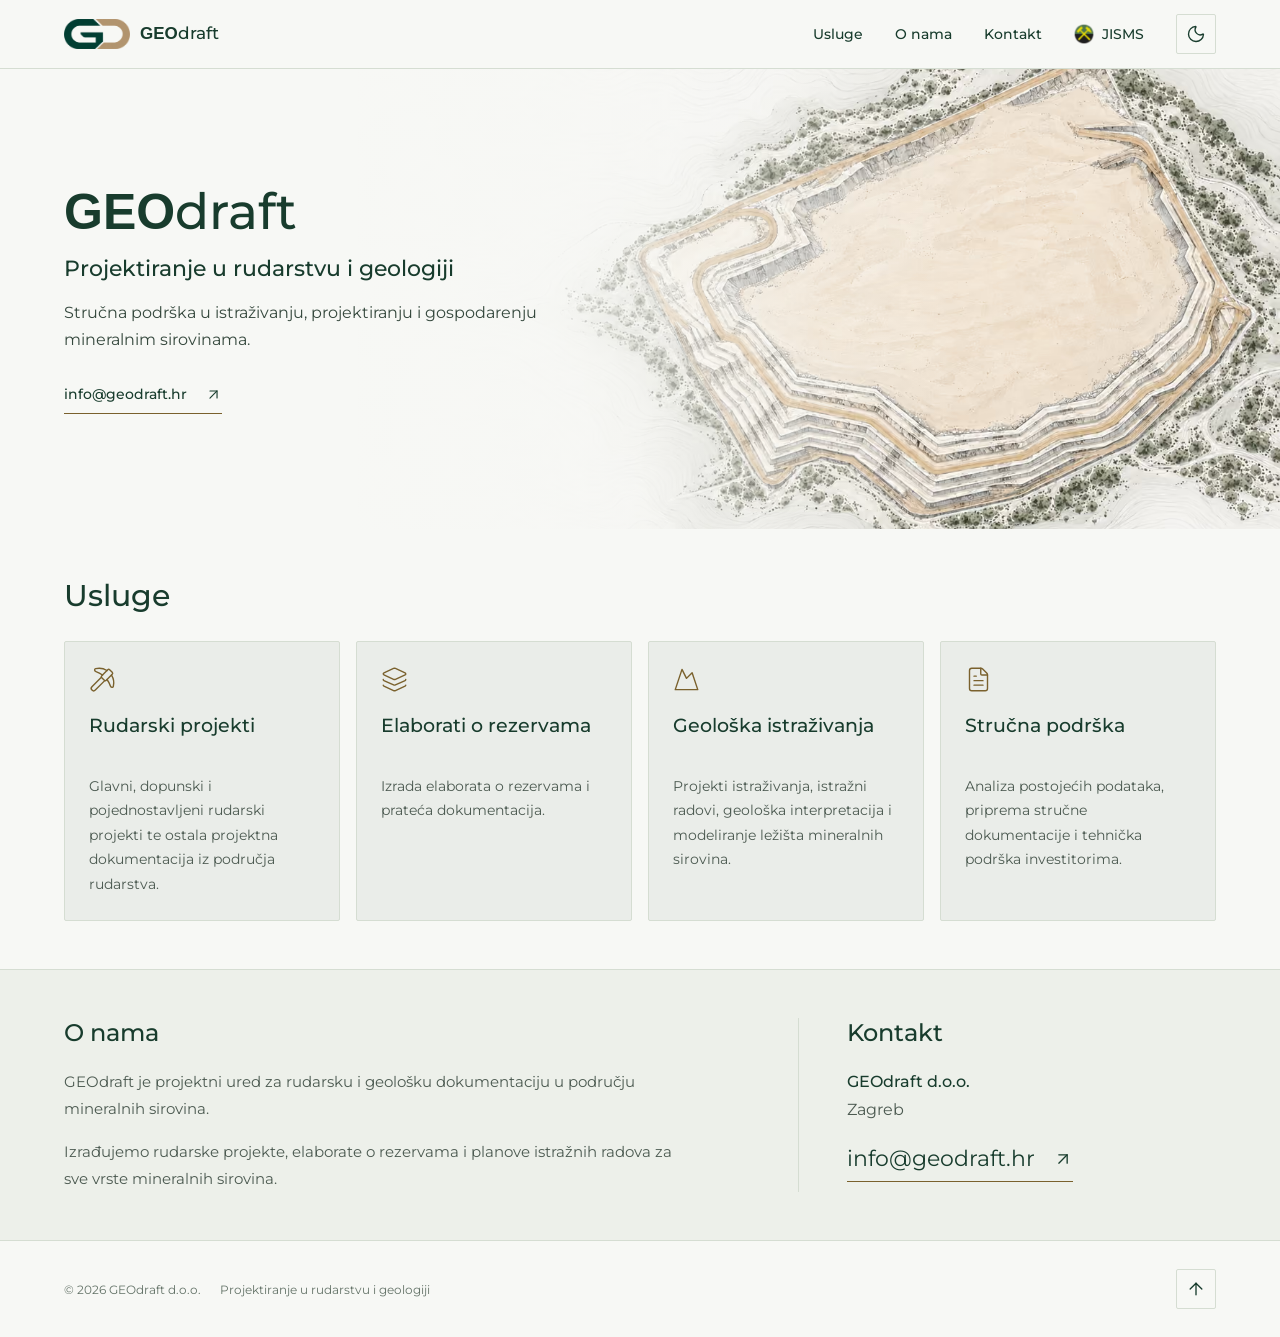
<file: preview/index.html>
<!doctype html>
<html lang="hr">
  <head>
    <meta charset="utf-8" />
    <meta name="viewport" content="width=device-width, initial-scale=1" />
    <title>GEOdraft | Projektiranje u rudarstvu i geologiji</title>
    <meta name="description" content="GEOdraft pruža stručne usluge u području rudarstva i geologije, uključujući rudarske projekte, elaborate o rezervama i geološka istraživanja." />
    <meta name="robots" content="index, follow" />
    <meta name="theme-color" content="#f7f8f5" />
    <link rel="icon" type="image/png" sizes="64x64" href="assets/geodraft-icon-64.png" />
    <link rel="apple-touch-icon" href="assets/geodraft-icon-180.png" />
    <link rel="preload" href="assets/quarry-ag-1280.avif" as="image" type="image/avif" media="(max-width: 767px)" fetchpriority="high" />
    <link rel="preload" href="assets/quarry-ag-1672.avif" as="image" type="image/avif" media="(min-width: 768px)" fetchpriority="high" />
    <link rel="preload" href="assets/montserrat-medium-latin.woff2" as="font" type="font/woff2" crossorigin />
    <link rel="stylesheet" href="styles.css?v=geodraft-arial" />
    <link rel="stylesheet" href="brand.css?v=company-card" />
    <script>
      (() => {
        let theme;
        try { theme = localStorage.getItem('geodraft-theme') || localStorage.getItem('stratik-rework-theme'); } catch {}
        document.documentElement.dataset.theme = theme === 'dark' ? 'dark' : 'light';
        document.documentElement.classList.add('js');
      })();
    </script>
    <script defer src="assets/icon-nodes.js"></script>
    <script defer src="site.js?v=geodraft-pulse"></script>
  </head>
  <body>
    <a class="skip-link" href="#main">Preskoči na sadržaj</a>
    <header class="site-header" id="top">
      <div class="header-inner container">
        <a class="brand" href="#hero" aria-label="GEOdraft početna">
          <img class="brand-symbol" src="assets/geodraft-mark-320.webp" width="320" height="149" alt="" />
          <span class="brand-name">GEO<span>draft</span></span>
        </a>
        <nav class="desktop-nav" aria-label="Glavna navigacija">
          <a href="#usluge">Usluge</a>
          <a href="#o-nama">O nama</a>
          <a href="#kontakt">Kontakt</a>
          <a class="map-link" href="https://jisms.gospodarstvo.gov.hr/#/maps" target="_blank" rel="noopener noreferrer" title="JISMS karta mineralnih sirovina (nova kartica)"><img src="assets/jisms-favicon.ico" alt="" width="20" height="20" />JISMS</a>
        </nav>
        <div class="header-actions">
          <button class="icon-button theme-toggle" type="button" data-theme-toggle aria-label="Uključi tamni način" title="Uključi tamni način" aria-pressed="false">
            <span class="theme-sun"><i data-icon="Sun"></i></span>
            <span class="theme-moon"><i data-icon="Moon"></i></span>
          </button>
          <button class="icon-button menu-toggle" type="button" aria-label="Otvori navigaciju" aria-controls="mobile-nav" aria-expanded="false" data-menu-toggle><i data-icon="Menu"></i></button>
        </div>
      </div>
      <nav class="mobile-nav" id="mobile-nav" aria-label="Mobilna navigacija" hidden>
        <a href="#usluge">Usluge</a>
        <a href="#o-nama">O nama</a>
        <a href="#kontakt">Kontakt</a>
        <a class="map-link" href="https://jisms.gospodarstvo.gov.hr/#/maps" target="_blank" rel="noopener noreferrer" title="JISMS karta mineralnih sirovina (nova kartica)"><img src="assets/jisms-favicon.ico" alt="" width="20" height="20" />JISMS</a>
      </nav>
    </header>

    <main id="main" tabindex="-1">
      <section class="hero" id="hero" data-slide="0" aria-labelledby="hero-title">
        <picture>
          <source media="(max-width: 767px)" srcset="assets/quarry-ag-1280.avif" type="image/avif" />
          <source srcset="assets/quarry-ag-1672.avif" type="image/avif" />
          <source media="(max-width: 767px)" srcset="assets/quarry-ag-1280.webp" type="image/webp" />
          <img class="hero-landscape" src="assets/quarry-ag-1672.webp" alt="Skica kamenoloma s etažama, pristupnom cestom i izohipsama" width="1672" height="941" fetchpriority="high" />
        </picture>
        <picture>
          <source media="(max-width: 767px)" srcset="assets/gravel-sketch-1280.avif" type="image/avif" />
          <source srcset="assets/gravel-sketch-1672.avif" type="image/avif" />
          <source media="(max-width: 767px)" srcset="assets/gravel-sketch-1280.webp" type="image/webp" />
          <img class="hero-landscape hero-landscape--alternate" src="assets/gravel-sketch-1672.webp" alt="Skica šljunčare s vodom, obalnim kosinama i izohipsama okolnog terena" width="1672" height="941" loading="lazy" decoding="async" aria-hidden="true" />
        </picture>
        <div class="hero-inner container">
          <div class="hero-copy">
            <h1 id="hero-title">GEO<span>draft</span></h1>
            <p class="hero-subtitle">Projektiranje u rudarstvu i geologiji</p>
            <p class="hero-description">Stručna podrška u istraživanju, projektiranju i gospodarenju mineralnim sirovinama.</p>
            <a class="hero-contact" href="mailto:info@geodraft.hr">info@geodraft.hr <i data-icon="ArrowUpRight"></i></a>
          </div>
        </div>
      </section>

      <section class="services section-space" id="usluge" aria-labelledby="services-title">
        <div class="container">
          <h2 id="services-title">Usluge</h2>
          <div class="services-grid" role="region" aria-labelledby="services-title" tabindex="0">
            <article class="service" id="usluga-projekti" aria-labelledby="projects-title">
              <span class="service-icon"><i data-icon="Pickaxe"></i></span>
              <h3 id="projects-title">Rudarski projekti</h3>
              <p>Glavni, dopunski i pojednostavljeni rudarski projekti te ostala projektna dokumentacija iz područja rudarstva.</p>
            </article>
            <article class="service" id="usluga-rezerve" aria-labelledby="reserves-title">
              <span class="service-icon"><i data-icon="Layers"></i></span>
              <h3 id="reserves-title">Elaborati o rezervama</h3>
              <p>Izrada elaborata o rezervama i prateća dokumentacija.</p>
            </article>
            <article class="service" id="usluga-istrazivanje" aria-labelledby="research-title">
              <span class="service-icon"><i data-icon="Mountain"></i></span>
              <h3 id="research-title">Geološka istraživanja</h3>
              <p>Projekti istraživanja, istražni radovi, geološka interpretacija i modeliranje ležišta mineralnih sirovina.</p>
            </article>
            <article class="service" aria-labelledby="support-title">
              <span class="service-icon"><i data-icon="FileText"></i></span>
              <h3 id="support-title">Stručna podrška</h3>
              <p>Analiza postojećih podataka, priprema stručne dokumentacije i tehnička podrška investitorima.</p>
            </article>
          </div>
        </div>
      </section>

      <div class="company-profile">
        <div class="container company-layout">
          <section class="about" id="o-nama" aria-labelledby="about-title">
            <h2 id="about-title">O nama</h2>
            <div class="about-copy">
              <p>GEOdraft je projektni ured za rudarsku i geološku dokumentaciju u području mineralnih sirovina.</p>
              <p>Izrađujemo rudarske projekte, elaborate o rezervama i planove istražnih radova za sve vrste mineralnih sirovina.</p>
            </div>
          </section>

          <section class="contact" id="kontakt" aria-labelledby="contact-title">
            <h2 id="contact-title">Kontakt</h2>
            <address class="contact-details">
              <p class="contact-company">GEOdraft d.o.o.</p>
              <p>Zagreb</p>
              <a class="email-link" href="mailto:info@geodraft.hr">info@geodraft.hr <i data-icon="ArrowUpRight"></i></a>
            </address>
          </section>
        </div>
      </div>
    </main>

    <footer class="site-footer">
      <div class="container footer-inner">
        <div class="footer-meta">
          <p>&copy; <span data-year>2026</span> GEOdraft d.o.o. <span class="footer-description">Projektiranje u rudarstvu i geologiji</span></p>
        </div>
        <a class="icon-button" href="#hero" aria-label="Na vrh stranice" title="Na vrh stranice"><i data-icon="ArrowUp"></i></a>
      </div>
    </footer>
  </body>
</html>
</file>
<file: preview/styles.css>
@font-face{font-family:Montserrat;src:url('assets/montserrat-regular-latin.woff2') format('woff2');font-style:normal;font-weight:400;font-display:swap}
@font-face{font-family:Montserrat;src:url('assets/montserrat-medium-latin.woff2') format('woff2');font-style:normal;font-weight:500;font-display:swap}
@font-face{font-family:Montserrat;src:url('assets/montserrat-semibold-latin.woff2') format('woff2');font-style:normal;font-weight:600;font-display:swap}
@font-face{font-family:Montserrat;src:url('assets/montserrat-bold-latin.woff2') format('woff2');font-style:normal;font-weight:700;font-display:swap}

* {box-sizing:border-box;letter-spacing:0}
html {scroll-behavior:smooth;scroll-padding-top:calc(var(--header-height) + 20px)}
body {margin:0;min-height:100svh;display:flex;flex-direction:column;background:var(--paper);color:var(--body);font:400 16px/1.75 Montserrat,Arial,sans-serif;-webkit-font-smoothing:antialiased}
body>header,body>main,body>footer {flex-shrink:0}
body>main {flex:1 0 auto;display:flex;flex-direction:column}
body>main>* {flex-shrink:0}
::selection {background:var(--accent);color:#183c2d}
h1,h2,h3,p {margin:0}
h1,h2,h3 {color:var(--ink);font-weight:500;line-height:1.25;overflow-wrap:break-word}
h2 {font-size:30px}
h3 {font-size:19px}
a {color:inherit;text-decoration:none}
button {font:inherit;color:inherit;cursor:pointer}
button,a {-webkit-tap-highlight-color:transparent}
:focus-visible {outline:2px solid var(--accent-ink);outline-offset:5px}
img {display:block;max-width:100%;object-fit:contain}
.icon,[data-icon] {display:inline-block;width:20px;height:20px;flex:none}
svg.icon {stroke:currentColor;stroke-width:1.6;fill:none;stroke-linecap:round;stroke-linejoin:round}
[hidden] {display:none!important}
.container {width:min(100% - var(--gutter)*2,1280px);margin-inline:auto}
.section-space {padding-block:48px}
.skip-link {position:fixed;left:16px;top:12px;z-index:100;padding:10px 16px;background:var(--ink);color:var(--paper);transform:translateY(calc(-100% - 24px))}
.skip-link:focus {transform:none}
.site-header {position:sticky;top:0;z-index:30;background:var(--paper);border-bottom:1px solid var(--line)}
.header-inner {min-height:var(--header-height);display:flex;align-items:center;gap:32px}
.brand {display:inline-flex;align-items:center;gap:10px;flex:none;color:var(--ink)}
.brand-symbol {display:block;width:66px;height:31px;flex:none;object-fit:contain}
:root[data-theme=dark] .brand-symbol {filter:brightness(0) invert(1)}
@keyframes brand-pulse {
  0%,100% {transform:scale(1)}
  50% {transform:scale(1.06)}
}
@media(prefers-reduced-motion:no-preference) {
  .site-header .brand-symbol {animation:brand-pulse 5s ease-in-out infinite}
  .page-hidden .site-header .brand-symbol {animation-play-state:paused}
}
.brand-name {font-size:17px;font-weight:700;line-height:1.15;white-space:nowrap}
.brand-name,.hero h1 {font-family:Arial,Helvetica,sans-serif}
.brand-name>span,.hero h1>span {font-family:Montserrat,Arial,sans-serif;font-weight:500}
.desktop-nav {display:flex;gap:32px;align-items:center;margin-left:auto}
.desktop-nav a {position:relative;padding:10px 0;color:var(--ink);font-size:14px;font-weight:500}
.desktop-nav a:after {content:'';position:absolute;left:0;right:0;bottom:3px;height:1px;background:var(--accent-ink);transform:scaleX(0);transform-origin:left;transition:transform .2s}
.desktop-nav a:hover:after,.desktop-nav a[aria-current]:after {transform:scaleX(1)}
.map-link {display:inline-flex;align-items:center;gap:8px}
.map-link img {width:20px;height:20px;flex:none}
.header-actions {display:flex;align-items:center;gap:10px}
.icon-button {display:inline-grid;place-items:center;width:40px;height:40px;padding:0;border:1px solid var(--line);border-radius:2px;background:transparent;color:var(--ink);transition:background .2s,border-color .2s}
.icon-button:hover {background:var(--soft-hover);border-color:var(--accent-ink)}
.theme-toggle {position:relative}
.theme-toggle>span {position:absolute;display:grid;place-items:center;transition:opacity .2s}
.theme-sun {opacity:0}
.theme-moon {opacity:1}
:root[data-theme=dark] .theme-sun {opacity:1}
:root[data-theme=dark] .theme-moon {opacity:0}
.menu-toggle,.mobile-nav {display:none}
.hero {position:relative;display:flex;flex-grow:1;isolation:isolate;overflow:hidden;background:#f7f8f5;color:#183c2d}
.hero>picture {display:contents}
.hero-landscape {position:absolute;inset:0 0 0 auto;z-index:-2;width:72%;height:100%;object-fit:cover;object-position:center}
.hero-landscape--alternate {opacity:0;transition:opacity .8s ease}
.hero[data-slide="1"] .hero-landscape--alternate {opacity:1}
.hero:before {content:'';position:absolute;inset:0;z-index:-1;background:linear-gradient(90deg,rgba(247,248,245,.98),rgba(247,248,245,.94) 25%,rgba(247,248,245,.78) 43%,rgba(247,248,245,0) 75%)}
:root[data-theme=dark] .hero {background:#19251f;color:#f7f8f5}
:root[data-theme=dark] .hero-landscape {-webkit-mask-image:linear-gradient(90deg,transparent,#000 32%);mask-image:linear-gradient(90deg,transparent,#000 32%)}
:root[data-theme=dark] .hero:before {background:linear-gradient(90deg,rgba(10,24,17,.97),rgba(11,23,17,.91) 28%,rgba(12,23,18,.52) 62%,rgba(12,23,18,.2) 85%)}
.hero-inner {min-height:460px;display:flex;align-items:center;padding-block:48px}
.hero-copy {max-width:620px}
.hero h1 {font-size:50px;font-weight:700;color:inherit;line-height:1.1}
.hero-subtitle {font-size:22px;font-weight:500;line-height:1.4;margin-top:14px;max-width:560px}
.hero-description {font-size:16px;line-height:1.7;margin-top:14px;max-width:490px;color:#35483d}
:root[data-theme=dark] .hero-description {color:#edf0ea}
.hero-contact {display:inline-flex;align-items:center;gap:18px;margin-top:22px;padding-block:8px;border-bottom:1px solid var(--accent-ink);color:inherit;font-size:14px;font-weight:500;line-height:1.5;transition:color .2s}
.hero-contact .icon {width:17px;height:17px}
.hero-contact:hover {color:var(--accent-ink)}
.hero-contact:focus-visible {outline-color:currentColor}
.services h2 {margin-bottom:26px}
.services-grid {display:grid;grid-template-columns:repeat(4,minmax(0,1fr));gap:16px}
.services-scroll-track {display:none}
.service {min-width:0;padding:24px;border:1px solid var(--line);border-radius:2px;background:color-mix(in srgb,#183c2d 6%,var(--paper));transition:transform .28s cubic-bezier(.16,1,.3,1),background-color .28s ease,border-color .28s ease}
:root[data-theme=dark] .service {background:color-mix(in srgb,#183c2d 30%,var(--paper))}
.service-icon {display:block;height:28px;color:var(--accent-ink);margin-bottom:20px}
.service-icon .icon {width:27px;height:27px;stroke-width:1.25}
.service h3 {font-weight:500;min-height:48px}
.service p {margin-top:12px;font-size:14px;line-height:1.75}
.company-profile {background:var(--soft);border-block:1px solid var(--line)}
.company-layout {display:grid;grid-template-columns:minmax(0,1.6fr) minmax(0,1fr);gap:64px;padding-block:48px}
.company-layout h2 {font-size:24px;margin-bottom:20px}
.about-copy {max-width:62ch;font-size:15px;line-height:1.8}
.about-copy p+p {margin-top:16px}
.contact {border-left:1px solid var(--line);padding-left:48px}
.contact-details {font-style:normal}
.contact-company {color:var(--ink);font-size:16px;font-weight:500}
.email-link {display:inline-flex;align-items:center;gap:18px;color:var(--ink);font-size:22px;line-height:1.4;margin-top:20px;padding-bottom:6px;border-bottom:1px solid var(--accent-ink)}
.email-link:hover {color:var(--accent-ink)}
.footer-inner {display:flex;align-items:center;gap:32px;padding-block:28px;font-size:12px;color:var(--muted)}
.footer-meta {margin-right:auto}
.footer-description {margin-left:16px}
.footer-inner>a:hover {color:var(--ink)}
.footer-inner .icon-button {flex:none}

@media(hover:hover) and (pointer:fine) {
  .services-grid:not(.is-dragging) .service:hover {transform:translateY(-4px);border-color:var(--accent-ink);background:color-mix(in srgb,#183c2d 10%,var(--paper))}
  :root[data-theme=dark] .services-grid:not(.is-dragging) .service:hover {background:color-mix(in srgb,#183c2d 50%,var(--paper))}
}
@media(max-width:1199px) {
  .desktop-nav {gap:20px}
  .header-inner {gap:24px}
  .company-layout {gap:40px}
  .contact {padding-left:32px}
  .service {padding:24px 20px}
}
@media(min-width:768px) and (max-width:999px) {
  .services-grid {grid-template-columns:repeat(2,minmax(0,1fr))}
  .service h3 {min-height:0}
  .company-layout {grid-template-columns:minmax(0,1.2fr) minmax(0,1fr);gap:32px}
  .email-link {font-size:20px;gap:12px}
}
@media(max-width:767px) {
  h2 {font-size:28px}
  h3 {font-size:21px}
  .section-space {padding-block:36px}
  .header-inner {gap:16px}
  .brand-symbol {width:54px;height:25px}
  .brand-name {font-size:15px}
  .desktop-nav {gap:0 16px;flex-wrap:wrap;min-width:0}
  .desktop-nav a {font-size:13px}
  .js .desktop-nav {display:none}
  .header-actions {margin-left:auto}
  .js .menu-toggle {display:inline-grid}
  .js .mobile-nav:not([hidden]) {display:flex;flex-direction:column;gap:4px;padding:12px var(--gutter) 20px;border-top:1px solid var(--line);max-height:calc(100dvh - var(--header-height));overflow-y:auto}
  .mobile-nav a {padding:10px 0;color:var(--ink);font-weight:500}
  .hero-inner {min-height:350px;padding-block:36px}
  .hero h1 {font-size:40px}
  .hero-subtitle {font-size:21px;max-width:350px;margin-top:14px}
  .hero-description {font-size:15px;max-width:350px;margin-top:14px}
  .hero-contact {margin-top:18px}
  .hero-landscape {inset:0;width:100%;height:100%;object-position:65% 50%}
  :root[data-theme=dark] .hero-landscape {-webkit-mask-image:none;mask-image:none}
  .hero:before {background:linear-gradient(90deg,rgba(247,248,245,.78),rgba(247,248,245,.55))}
  :root[data-theme=dark] .hero:before {background:linear-gradient(90deg,rgba(10,24,17,.9),rgba(11,23,17,.76))}
  .services h2 {margin-bottom:24px}
  .services-grid {
    display:flex;gap:12px;overflow-x:auto;
    margin-inline:calc(-1 * var(--gutter));padding:4px var(--gutter) 8px;
    scroll-snap-type:x mandatory;scroll-padding-inline:var(--gutter);
    overscroll-behavior-x:contain;-webkit-overflow-scrolling:touch;
    scrollbar-width:none;cursor:grab;
  }
  .services-grid::-webkit-scrollbar {display:none}
  .js .services-grid {
    --edge-left:1;--edge-right:1;
    -webkit-mask-image:linear-gradient(to right,rgba(0,0,0,var(--edge-left)),#000 24px,#000 calc(100% - 24px),rgba(0,0,0,var(--edge-right)));
    mask-image:linear-gradient(to right,rgba(0,0,0,var(--edge-left)),#000 24px,#000 calc(100% - 24px),rgba(0,0,0,var(--edge-right)));
  }
  .js .services-grid.can-scroll-back {--edge-left:0}
  .js .services-grid.can-scroll-forward {--edge-right:0}
  .js .services-grid:focus-visible {outline-offset:-3px;-webkit-mask-image:none;mask-image:none}
  .service {flex:0 0 82vw;scroll-snap-align:start;padding:26px 24px;min-height:252px}
  .services-scroll-track {display:block;height:4px;margin-top:16px;background:var(--line);border-radius:2px;overflow:hidden}
  .services-scroll-thumb {display:block;height:100%;background:var(--accent-ink);border-radius:2px}
  .services-grid.is-dragging {scroll-snap-type:none;cursor:grabbing;user-select:none}
  .service h3 {min-height:0}
  .service p {font-size:14px}
  .service-icon {margin-bottom:20px}
  .company-layout {grid-template-columns:1fr;gap:32px;padding-block:36px}
  .company-layout h2 {margin-bottom:16px}
  .contact {border-left:0;border-top:1px solid var(--line);padding:28px 0 0}
  .email-link {font-size:22px}
  .footer-inner {flex-wrap:wrap;gap:18px 24px;padding-block:24px}
  .footer-meta {flex:1;min-width:0}
  .footer-description {display:block;margin-left:0}
  .footer-inner .icon-button {margin-left:auto}
  .header-actions {display:none}
  .js .header-actions {display:flex}
}
@media(max-width:374px) {
  .hero h1 {font-size:40px}
  .hero-subtitle {font-size:20px}
  .email-link {font-size:22px;gap:16px}
}
@media(prefers-reduced-motion:reduce) {
  html {scroll-behavior:auto}
  .services-grid:not(.is-dragging) .service:hover {transform:none}
  *,*:before,*:after {animation:none!important;transition:none!important;scroll-behavior:auto!important}
}
</file>
<file: preview/brand.css>
:root {
  color-scheme:light;
  --paper:#f7f8f5;
  --soft:#edf0ea;
  --soft-hover:#e2e8dd;
  --ink:#183c2d;
  --body:#4c5a51;
  --muted:#647368;
  --line:#d5ddd2;
  --accent:#d1b574;
  --accent-ink:#7a612d;
  --gutter:64px;
  --header-height:68px;
}
:root[data-theme=dark] {
  color-scheme:dark;
  --paper:#151a18;
  --soft:#1c2420;
  --soft-hover:#28332a;
  --ink:#f0f2ea;
  --body:#bdc5bc;
  --muted:#97a597;
  --line:#364139;
  --accent-ink:#d1b574;
}
@media(max-width:1199px) {:root {--gutter:40px}}
@media(max-width:767px) {:root {--gutter:24px;--header-height:60px}}
@media(max-width:374px) {:root {--gutter:20px}}
</file>
